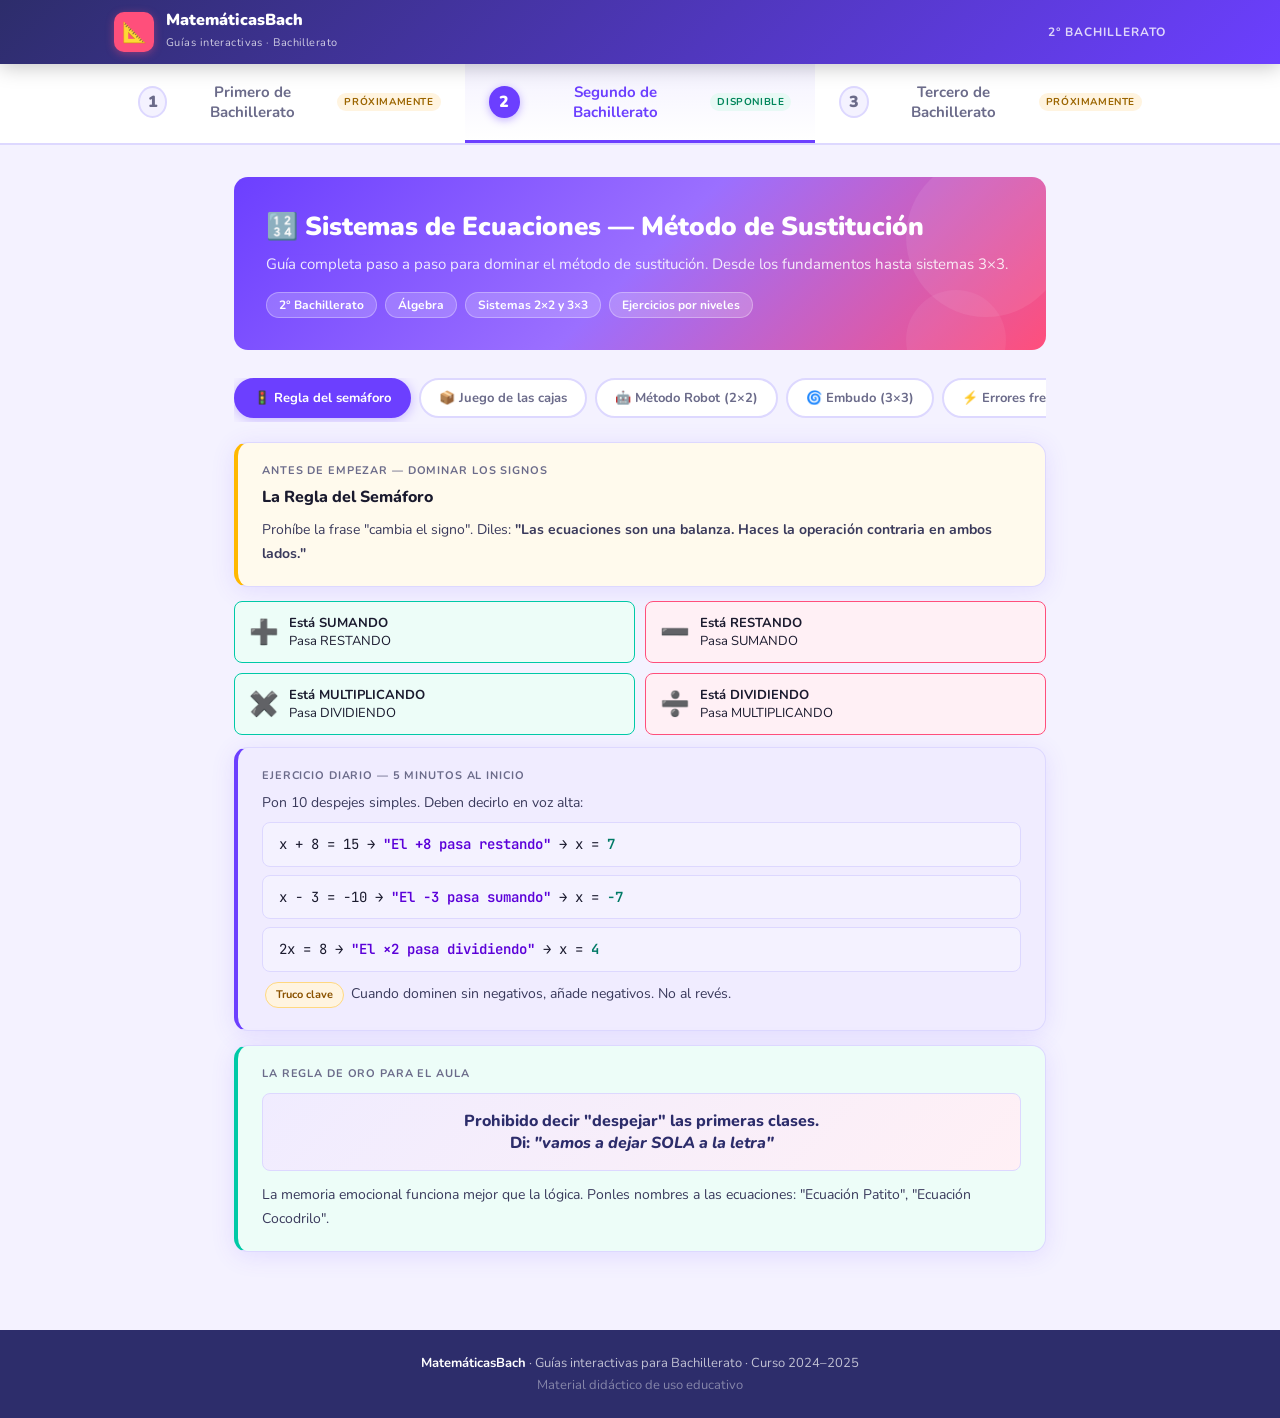
<file: index.html>
<!DOCTYPE html>
<html lang="es">
<head>
  <meta charset="UTF-8" />
  <meta name="viewport" content="width=device-width, initial-scale=1.0" />
  <title>Matemáticas — Bachillerato</title>
  <link rel="stylesheet" href="css/styles.css" />
</head>
<body>

<!-- ══════════ HEADER ══════════ -->
<header class="site-header">
  <div class="header-inner">
    <a class="logo-area" href="#">
      <div class="logo-icon">📐</div>
      <div class="logo-text">
        <strong>MatemáticasBach</strong>
        <span>Guías interactivas · Bachillerato</span>
      </div>
    </a>
    <div class="header-spacer"></div>
    <span class="header-curso-label" id="header-curso">2° Bachillerato</span>
  </div>
</header>

<!-- ══════════ SELECTOR DE CURSO ══════════ -->
<nav class="curso-selector" aria-label="Selección de curso">
  <div class="curso-tabs">

    <button class="curso-tab" data-curso="1" onclick="showCurso(1)">
      <span class="curso-num">1</span>
      <span>Primero de Bachillerato</span>
      <span class="curso-badge badge-soon">Próximamente</span>
    </button>

    <button class="curso-tab active" data-curso="2" onclick="showCurso(2)">
      <span class="curso-num">2</span>
      <span>Segundo de Bachillerato</span>
      <span class="curso-badge badge-active">Disponible</span>
    </button>

    <button class="curso-tab" data-curso="3" onclick="showCurso(3)">
      <span class="curso-num">3</span>
      <span>Tercero de Bachillerato</span>
      <span class="curso-badge badge-soon">Próximamente</span>
    </button>

  </div>
</nav>

<!-- ══════════════════════════════════════════════
     FRAME 1° — VACÍO
═════════════════════════════════════════════════ -->
<div class="curso-frame" id="curso-1">
  <div class="empty-frame">
    <span class="empty-icon">🌱</span>
    <h2>1° de Bachillerato</h2>
    <p>Estamos preparando el material para este curso. Pronto tendrás guías interactivas, ejercicios por niveles y mucho más.</p>
    <div class="empty-chips">
      <span class="chip c1">Álgebra</span>
      <span class="chip c2">Funciones</span>
      <span class="chip c3">Geometría</span>
      <span class="chip c4">Estadística</span>
      <span class="chip">Trigonometría</span>
      <span class="chip">Probabilidad</span>
    </div>
    <div class="coming-soon-card">
      <h3>🚧 Contenido en construcción</h3>
      <p>Las guías de 1° de Bachillerato estarán disponibles próximamente. ¡Vuelve pronto!</p>
    </div>
  </div>
</div>


<!-- ══════════════════════════════════════════════
     FRAME 2° — CONTENIDO COMPLETO
═════════════════════════════════════════════════ -->
<div class="curso-frame active" id="curso-2">
  <div class="content-area">

    <!-- Hero -->
    <div class="content-hero">
      <h1>🔢 Sistemas de Ecuaciones — Método de Sustitución</h1>
      <p>Guía completa paso a paso para dominar el método de sustitución. Desde los fundamentos hasta sistemas 3×3.</p>
      <div class="hero-pills">
        <span class="hero-pill">2° Bachillerato</span>
        <span class="hero-pill">Álgebra</span>
        <span class="hero-pill">Sistemas 2×2 y 3×3</span>
        <span class="hero-pill">Ejercicios por niveles</span>
      </div>
    </div>

    <!-- Tabs internos -->
    <div class="inner-tabs-wrap">
      <div class="inner-tabs">
        <button class="itab on"  onclick="showTab('t0',this)">🚦 Regla del semáforo</button>
        <button class="itab"     onclick="showTab('t1',this)">📦 Juego de las cajas</button>
        <button class="itab"     onclick="showTab('t2',this)">🤖 Método Robot (2×2)</button>
        <button class="itab"     onclick="showTab('t3',this)">🌀 Embudo (3×3)</button>
        <button class="itab"     onclick="showTab('t4',this)">⚡ Errores frecuentes</button>
        <button class="itab"     onclick="showTab('t5',this)">📋 Ejercicios por niveles</button>
      </div>
    </div>

    <!-- ── TAB 0: Semáforo ── -->
    <div class="isection on" id="t0">
      <div class="card card-warn">
        <h4>Antes de empezar — dominar los signos</h4>
        <h3>La Regla del Semáforo</h3>
        <p>Prohíbe la frase "cambia el signo". Diles: <strong>"Las ecuaciones son una balanza. Haces la operación contraria en ambos lados."</strong></p>
      </div>

      <div class="semaforo">
        <div class="sem-item sem-g">
          <span style="font-size:24px">➕</span>
          <div>
            <p><strong>Está SUMANDO</strong></p>
            <p>Pasa RESTANDO</p>
          </div>
        </div>
        <div class="sem-item sem-r">
          <span style="font-size:24px">➖</span>
          <div>
            <p><strong>Está RESTANDO</strong></p>
            <p>Pasa SUMANDO</p>
          </div>
        </div>
        <div class="sem-item sem-g">
          <span style="font-size:24px">✖️</span>
          <div>
            <p><strong>Está MULTIPLICANDO</strong></p>
            <p>Pasa DIVIDIENDO</p>
          </div>
        </div>
        <div class="sem-item sem-r">
          <span style="font-size:24px">➗</span>
          <div>
            <p><strong>Está DIVIDIENDO</strong></p>
            <p>Pasa MULTIPLICANDO</p>
          </div>
        </div>
      </div>

      <div class="card card-blue" style="margin-top:12px">
        <h4>Ejercicio diario — 5 minutos al inicio</h4>
        <p>Pon 10 despejes simples. Deben decirlo en voz alta:</p>
        <code class="eq">x + 8 = 15 → <span class="b">"El +8 pasa restando"</span> → x = <span class="g">7</span></code>
        <code class="eq">x − 3 = −10 → <span class="b">"El −3 pasa sumando"</span> → x = <span class="g">−7</span></code>
        <code class="eq">2x = 8 → <span class="b">"El ×2 pasa dividiendo"</span> → x = <span class="g">4</span></code>
        <p style="margin-top:8px"><span class="pill pw">Truco clave</span> Cuando dominen sin negativos, añade negativos. No al revés.</p>
      </div>

      <div class="card card-ok" style="margin-top:12px">
        <h4>La regla de oro para el aula</h4>
        <div class="big-rule">Prohibido decir "despejar" las primeras clases.<br>Di: <em>"vamos a dejar SOLA a la letra"</em></div>
        <p>La memoria emocional funciona mejor que la lógica. Ponles nombres a las ecuaciones: "Ecuación Patito", "Ecuación Cocodrilo".</p>
      </div>
    </div>

    <!-- ── TAB 1: Cajas ── -->
    <div class="isection" id="t1">
      <div class="card card-blue">
        <h4>Para quitar el miedo a la X y la Y</h4>
        <h3>El Juego de las Cajas — Ponle precio a las letras</h3>
        <p>Diles: <strong>"La X es el precio de una hamburguesa. La Y es el precio de un refresco."</strong></p>
      </div>

      <div class="card" style="margin-top:12px">
        <h4>Ejemplo concreto en pizarra</h4>
        <code class="eq"><span class="b">2x</span> + <span class="r">y</span> = 8</code>
        <p style="font-size:13px;margin:4px 0 8px;color:var(--muted)">→ "Dos hamburguesas y un refresco cuestan 8€"</p>
        <code class="eq"><span class="b">x</span> + <span class="r">y</span> = 5</code>
        <p style="font-size:13px;margin:4px 0 8px;color:var(--muted)">→ "Una hamburguesa y un refresco cuestan 5€"</p>

        <div class="card card-warn" style="margin-top:12px">
          <p><strong>Pregúntales:</strong> "Si una hamburguesa y un refresco valen 5, ¿cuánto vale SOLO la hamburguesa?"</p>
          <p style="margin-top:6px">Ellos solos dirán: <strong>"Pues 5 menos el refresco"</strong></p>
          <code class="eq">x = 5 − <span class="r">y</span></code>
          <p style="margin-top:6px"><span class="pill pg">✓</span> <strong>¡Acabas de despejar sin usar la palabra "despejar"!</strong></p>
        </div>
      </div>

      <div class="card card-ok" style="margin-top:12px">
        <h4>El cartel de los 3 mandamientos (imprime y pega en el aula)</h4>
        <div class="step-row">
          <div class="step-num">1</div>
          <div><p><strong>Despejar</strong> es dejar la letra sola. Lo que suma pasa restando; lo que multiplica pasa dividiendo.</p></div>
        </div>
        <div class="step-row">
          <div class="step-num">2</div>
          <div><p><strong>Sustituir</strong> es meter un disfraz. Si x = 3−y, donde ponga x, pongo (3−y).</p></div>
        </div>
        <div class="step-row">
          <div class="step-num">3</div>
          <div><p><strong>El paréntesis se abre en cruz:</strong> 2(3−y) = 6−2y. ¡Cuidado con el signo menos!</p></div>
        </div>
      </div>
    </div>

    <!-- ── TAB 2: Robot 2×2 ── -->
    <div class="isection" id="t2">
      <div class="stepper-card">
        <div class="stepper-header" id="s2h">Cargando…</div>
        <div id="s2body"></div>
        <div class="stepper-nav">
          <button id="p2" onclick="mv2(-1)">← Anterior</button>
          <button id="n2" onclick="mv2(1)">Siguiente →</button>
          <div class="dots" id="d2"></div>
        </div>
      </div>

      <div class="card card-warn" style="margin-top:14px">
        <h4>El Robot — resumen visual para pegar en el cuaderno</h4>
        <div class="step-row"><div class="step-num">1</div><div><p>Elige la ecuación con coeficiente 1 (o −1).</p></div></div>
        <div class="step-row"><div class="step-num">2</div><div><p>Despeja esa variable (regla del semáforo).</p></div></div>
        <div class="step-row"><div class="step-num">3</div><div><p>Sustituye en la OTRA ecuación. <strong>Con paréntesis siempre.</strong></p></div></div>
        <div class="step-row"><div class="step-num">4</div><div><p>Resuelve la ecuación de 1 incógnita que te queda.</p></div></div>
        <div class="step-row"><div class="step-num">5</div><div><p>Vuelve al despeje del Paso 2 y calcula la otra variable.</p></div></div>
        <div class="step-row"><div class="step-num">✓</div><div><p><strong>Verifica en AMBAS ecuaciones.</strong> Si falla, vuelve al Paso 3.</p></div></div>
      </div>
    </div>

    <!-- ── TAB 3: Embudo 3×3 ── -->
    <div class="isection" id="t3">
      <div class="card card-blue" style="margin-bottom:14px">
        <h4>Estrategia Embudo</h4>
        <h3>🌀 De 3 incógnitas → 2 incógnitas → 1 incógnita</h3>
        <p>Igual que el 2×2 pero hacemos dos sustituciones. El mismo Robot, dos veces seguidas.</p>
      </div>

      <div class="stepper-card">
        <div class="stepper-header" id="s3h">Cargando…</div>
        <div id="s3body"></div>
        <div class="stepper-nav">
          <button id="p3" onclick="mv3(-1)">← Anterior</button>
          <button id="n3" onclick="mv3(1)">Siguiente →</button>
          <div class="dots" id="d3"></div>
        </div>
      </div>
    </div>

    <!-- ── TAB 4: Errores ── -->
    <div class="isection" id="t4">
      <div class="card card-red">
        <h4>Error #1 — El más común (60% de los fallos)</h4>
        <h3>❌ Sustituir sin paréntesis</h3>
        <p>Si x = 3 − y y sustituyes en 2x sin paréntesis:</p>
        <code class="eq"><span class="r">MAL:</span> &nbsp; 2 · 3 − y = 6 − y &nbsp;&nbsp; ← ¡Solo multiplica el 3!</code>
        <code class="eq"><span class="g">BIEN:</span> &nbsp; 2<span class="b">(3 − y)</span> = 6 − 2y &nbsp;&nbsp; ← Multiplica todo</code>
        <p style="margin-top:8px"><span class="pill pr">Regla de oro</span> Si hay suma o resta en lo que sustituyes, <strong>siempre paréntesis</strong>.</p>
      </div>

      <div class="card card-red" style="margin-top:12px">
        <h4>Error #2</h4>
        <h3>❌ Sustituir en la misma ecuación de la que se despejó</h3>
        <code class="eq">Si despejaste x de ①, sustituyes en ② (no en ①)</code>
        <p style="margin-top:8px">Sustituir en la misma ecuación da una identidad (0 = 0) que no da información.</p>
      </div>

      <div class="card card-red" style="margin-top:12px">
        <h4>Error #3</h4>
        <h3>❌ Olvidar el signo al despejar con negativo</h3>
        <code class="eq">−x + 2y = 5</code>
        <code class="eq"><span class="r">MAL:</span> &nbsp; x = 2y − 5 &nbsp;&nbsp; ← Olvidaron multiplicar por −1</code>
        <code class="eq"><span class="g">BIEN:</span> &nbsp; Multiplicar por −1: x − 2y = −5 → x = 2y − 5</code>
        <p style="margin-top:8px">Espera… aquí el resultado es el mismo. Pero el proceso debe ser consciente.</p>
        <code class="eq"><span class="r">Error real:</span> −2x + 3y = 7 → x = 3y − 7 ← ¡Faltó dividir entre 2!</code>
        <code class="eq"><span class="g">BIEN:</span> 2x = 3y − 7 → x = (3y − 7)/2</code>
      </div>

      <div class="card card-warn" style="margin-top:12px">
        <h4>Error #4</h4>
        <h3>⚠️ No verificar la solución</h3>
        <p>Un error de signo produce una solución "bonita" pero incorrecta. La única forma de detectarlo es sustituir ambos valores en las DOS ecuaciones originales.</p>
        <div class="big-rule">La verificación no es opcional. Es el último paso.</div>
      </div>
    </div>

    <!-- ── TAB 5: Ejercicios por niveles ── -->
    <div class="isection" id="t5">

      <div class="nivel" onclick="toggleN('n1')">
        <div class="step-num">1</div>
        <div style="flex:1">
          <strong>Nivel Básico</strong>
          <div style="font-size:13px;color:var(--muted);margin-top:2px">Coeficiente 1, sin negativos</div>
        </div>
        <span class="nvl-badge" style="background:#E8F9F5;color:#007A66">🌱 Principiante</span>
      </div>
      <div id="n1" class="nivel-body" style="display:none">
        <div class="card">
          <code class="eq">① x + y = 5<br>② x − y = 1</code>
          <p style="margin-top:8px">Despeja x de ①: x = 5 − y</p>
          <code class="eq">Sustituir en ②: <span class="b">(5 − y)</span> − y = 1</code>
          <code class="eq">5 − 2y = 1 → −2y = −4 → <span class="g">y = 2</span></code>
          <code class="eq">x = 5 − <span class="b">2</span> = <span class="g">3</span></code>
          <code class="eq">Verificar ①: 3 + 2 = 5 ✓ &nbsp;&nbsp; ②: 3 − 2 = 1 ✓</code>
        </div>
      </div>

      <div class="nivel" onclick="toggleN('n2b')">
        <div class="step-num">2</div>
        <div style="flex:1">
          <strong>Nivel Medio</strong>
          <div style="font-size:13px;color:var(--muted);margin-top:2px">Coeficientes distintos de 1, con negativos</div>
        </div>
        <span class="nvl-badge" style="background:#FFF4E0;color:#8A5200">🔥 Intermedio</span>
      </div>
      <div id="n2b" class="nivel-body" style="display:none">
        <div class="card">
          <code class="eq">① 2x + y = 7<br>② x − 3y = −2</code>
          <p style="margin-top:8px">Despeja x de ②: x = −2 + 3y</p>
          <code class="eq">Sustituir en ①: 2<span class="b">(−2 + 3y)</span> + y = 7</code>
          <code class="eq">−4 + 6y + y = 7 → 7y = 11 → <span class="g">y = 11/7</span></code>
          <p style="margin-top:6px"><span class="pill pw">Nota</span> Las soluciones fraccionarias son válidas. No hay error.</p>
        </div>
      </div>

      <div class="nivel" onclick="toggleN('n3b')">
        <div class="step-num">3</div>
        <div style="flex:1">
          <strong>Nivel Avanzado</strong>
          <div style="font-size:13px;color:var(--muted);margin-top:2px">Sistema 3×3 completo</div>
        </div>
        <span class="nvl-badge" style="background:#F0ECFF;color:#5B00D9">⚡ Avanzado</span>
      </div>
      <div id="n3b" class="nivel-body" style="display:none">
        <div class="card">
          <code class="eq">① x + y + z = 6<br>② x − y + 2z = 7<br>③ 2x + y − z = 4</code>
          <p style="margin-top:8px">Despeja x de ①: x = 6 − y − z</p>
          <code class="eq">Sustituir en ②: <span class="b">(6−y−z)</span> − y + 2z = 7 → 6 − 2y + z = 7</code>
          <code class="eq"><span class="o">−2y + z = 1</span> &nbsp;&nbsp; ← Ecuación A</code>
          <code class="eq">Sustituir en ③: 2<span class="b">(6−y−z)</span> + y − z = 4 → 12 − 2y − 2z + y − z = 4</code>
          <code class="eq"><span class="o">−y − 3z = −8</span> &nbsp;&nbsp; ← Ecuación B</code>
          <p style="margin-top:8px">Resuelve el sistema A–B (sistema 2×2) → <span class="pill pg">Ejercicio para casa</span></p>
          <code class="eq">Solución final: x = <span class="g">1</span>, y = <span class="g">2</span>, z = <span class="g">3</span></code>
        </div>
      </div>

      <div class="nivel" onclick="toggleN('n4b')">
        <div class="step-num">★</div>
        <div style="flex:1">
          <strong>Nivel Olimpiada</strong>
          <div style="font-size:13px;color:var(--muted);margin-top:2px">Problemas de aplicación con contexto real</div>
        </div>
        <span class="nvl-badge" style="background:#FFF0F5;color:#CC1454">🏆 Reto</span>
      </div>
      <div id="n4b" class="nivel-body" style="display:none">
        <div class="card card-blue">
          <h4>Problema de la tienda</h4>
          <p>En una tienda, 3 camisas y 2 pantalones cuestan 97€. Una camisa y 4 pantalones cuestan 89€. ¿Cuánto vale cada prenda?</p>
          <code class="eq">① 3x + 2y = 97<br>② x + 4y = 89</code>
          <p style="margin-top:8px">Despeja x de ②: <span class="b">x = 89 − 4y</span></p>
          <code class="eq">Sustituir en ①: 3<span class="b">(89 − 4y)</span> + 2y = 97</code>
          <code class="eq">267 − 12y + 2y = 97 → −10y = −170 → <span class="g">y = 17€</span></code>
          <code class="eq">x = 89 − 4(17) = 89 − 68 = <span class="g">21€</span></code>
          <p style="margin-top:8px">Verificar: 3(21)+2(17) = 63+34 = 97 ✓ &nbsp;&nbsp; 21+4(17) = 21+68 = 89 ✓</p>
        </div>

        <div class="card card-warn" style="margin-top:12px">
          <h4>Frase motivacional para tus alumnos</h4>
          <p><strong>"Ustedes no son malos en mates. El sistema de sustitución solo tiene UNA decisión difícil: elegir qué letra despejar. El resto es aritmética de primaria. Si se equivocan, es porque olvidaron el paréntesis. Hoy eso cambia."</strong></p>
        </div>
      </div>

    </div>
    <!-- fin isections -->

  </div><!-- fin content-area -->
</div><!-- fin curso-2 -->


<!-- ══════════════════════════════════════════════
     FRAME 3° — VACÍO
═════════════════════════════════════════════════ -->
<div class="curso-frame" id="curso-3">
  <div class="empty-frame">
    <span class="empty-icon">🚀</span>
    <h2>3° de Bachillerato</h2>
    <p>El contenido de tercer curso está en preparación. Incluirá temas de análisis matemático, cálculo diferencial e integral y más.</p>
    <div class="empty-chips">
      <span class="chip c1">Límites y continuidad</span>
      <span class="chip c2">Derivadas</span>
      <span class="chip c3">Integrales</span>
      <span class="chip c4">Cálculo vectorial</span>
      <span class="chip">Números complejos</span>
      <span class="chip">Matrices</span>
    </div>
    <div class="coming-soon-card">
      <h3>🚧 Contenido en construcción</h3>
      <p>Las guías de 3° de Bachillerato estarán disponibles próximamente. ¡Vuelve pronto!</p>
    </div>
  </div>
</div>


<!-- ══════════ FOOTER ══════════ -->
<footer class="site-footer">
  <p><strong>MatemáticasBach</strong> · Guías interactivas para Bachillerato · Curso 2024–2025</p>
  <p style="margin-top:4px;opacity:0.6">Material didáctico de uso educativo</p>
</footer>

<script src="js/main.js"></script>
</body>
</html>
</file>
<file: css/styles.css>
/* ===========================
   BACHILLERATO – ESTILOS GLOBALES
   Paleta vibrante para estudiantes
   =========================== */

@import url('https://fonts.googleapis.com/css2?family=Nunito:wght@400;600;700;800;900&family=JetBrains+Mono:wght@400;600&display=swap');

:root {
  --c1: #6C3FFF;   /* violeta principal */
  --c2: #FF4F7B;   /* rosa acento */
  --c3: #00C9A7;   /* verde menta */
  --c4: #FFB800;   /* amarillo energía */
  --c5: #2D2D6B;   /* azul noche */
  --bg: #F4F2FF;
  --white: #FFFFFF;
  --text: #1A1A2E;
  --muted: #6B6B8A;
  --border: #DDD8FF;
  --radius: 14px;
  --radius-sm: 8px;
  --shadow: 0 4px 24px rgba(108,63,255,0.12);
  --shadow-lg: 0 8px 40px rgba(108,63,255,0.20);
  --font: 'Nunito', sans-serif;
  --mono: 'JetBrains Mono', monospace;
}

*, *::before, *::after { box-sizing: border-box; margin: 0; padding: 0; }

html { scroll-behavior: smooth; }

body {
  font-family: var(--font);
  background: var(--bg);
  color: var(--text);
  min-height: 100vh;
  display: flex;
  flex-direction: column;
}

/* ===== HEADER ===== */
.site-header {
  background: linear-gradient(135deg, var(--c5) 0%, var(--c1) 100%);
  color: var(--white);
  padding: 0;
  position: sticky;
  top: 0;
  z-index: 100;
  box-shadow: 0 2px 20px rgba(0,0,0,0.25);
}
.header-inner {
  max-width: 1100px;
  margin: 0 auto;
  padding: 0 24px;
  display: flex;
  align-items: center;
  gap: 16px;
  height: 64px;
}
.logo-area {
  display: flex;
  align-items: center;
  gap: 12px;
  text-decoration: none;
  color: inherit;
  flex-shrink: 0;
}
.logo-icon {
  width: 40px; height: 40px;
  background: var(--c2);
  border-radius: 10px;
  display: flex; align-items: center; justify-content: center;
  font-size: 20px;
  box-shadow: 0 2px 8px rgba(255,79,123,0.4);
}
.logo-text strong {
  display: block;
  font-size: 16px;
  font-weight: 900;
  line-height: 1.1;
}
.logo-text span {
  font-size: 11px;
  opacity: 0.75;
  letter-spacing: 0.04em;
}
.header-spacer { flex: 1; }
.header-curso-label {
  font-size: 12px;
  font-weight: 700;
  letter-spacing: 0.08em;
  text-transform: uppercase;
  opacity: 0.8;
}

/* ===== CURSO SELECTOR (3 frames grandes) ===== */
.curso-selector {
  background: var(--white);
  border-bottom: 2px solid var(--border);
  padding: 0;
}
.curso-tabs {
  max-width: 1100px;
  margin: 0 auto;
  padding: 0 24px;
  display: grid;
  grid-template-columns: repeat(3, 1fr);
  gap: 0;
}
.curso-tab {
  padding: 18px 24px;
  border: none;
  background: transparent;
  cursor: pointer;
  font-family: var(--font);
  font-size: 15px;
  font-weight: 700;
  color: var(--muted);
  border-bottom: 3px solid transparent;
  transition: all 0.2s;
  display: flex;
  align-items: center;
  justify-content: center;
  gap: 10px;
  position: relative;
}
.curso-tab:hover { color: var(--c1); background: var(--bg); }
.curso-tab.active {
  color: var(--c1);
  border-bottom-color: var(--c1);
  background: linear-gradient(180deg, var(--bg) 0%, var(--white) 100%);
}
.curso-tab .curso-num {
  width: 32px; height: 32px;
  border-radius: 50%;
  display: flex; align-items: center; justify-content: center;
  font-size: 16px;
  font-weight: 900;
  background: var(--bg);
  border: 2px solid var(--border);
  transition: all 0.2s;
}
.curso-tab.active .curso-num {
  background: var(--c1);
  color: var(--white);
  border-color: var(--c1);
  box-shadow: 0 2px 8px rgba(108,63,255,0.4);
}
.curso-tab .curso-badge {
  font-size: 10px;
  font-weight: 700;
  padding: 2px 7px;
  border-radius: 99px;
  text-transform: uppercase;
  letter-spacing: 0.06em;
}
.badge-active { background: #E8F9F5; color: #00855A; }
.badge-soon   { background: #FFF4E0; color: #9B6500; }

/* ===== MAIN CONTENT FRAMES ===== */
.curso-frame { display: none; }
.curso-frame.active { display: block; }

/* ===== EMPTY CURSO FRAME ===== */
.empty-frame {
  max-width: 680px;
  margin: 80px auto;
  padding: 0 24px;
  text-align: center;
}
.empty-icon {
  font-size: 64px;
  margin-bottom: 20px;
  display: block;
}
.empty-frame h2 {
  font-size: 28px;
  font-weight: 900;
  color: var(--c5);
  margin-bottom: 12px;
}
.empty-frame p {
  font-size: 16px;
  color: var(--muted);
  line-height: 1.7;
  margin-bottom: 32px;
}
.empty-chips {
  display: flex;
  flex-wrap: wrap;
  gap: 10px;
  justify-content: center;
  margin-bottom: 40px;
}
.chip {
  padding: 8px 18px;
  border-radius: 99px;
  font-size: 13px;
  font-weight: 700;
  border: 2px solid var(--border);
  color: var(--muted);
  background: var(--white);
  cursor: default;
}
.chip.c1 { border-color: var(--c1); color: var(--c1); background: #F0ECFF; }
.chip.c2 { border-color: var(--c2); color: var(--c2); background: #FFF0F5; }
.chip.c3 { border-color: var(--c3); color: #007A66; background: #E8F9F5; }
.chip.c4 { border-color: var(--c4); color: #8A6200; background: #FFF9E6; }

.coming-soon-card {
  background: linear-gradient(135deg, #F0ECFF, #FFF0F5);
  border: 2px dashed var(--c1);
  border-radius: var(--radius);
  padding: 32px;
  text-align: center;
}
.coming-soon-card h3 {
  font-size: 20px;
  font-weight: 900;
  color: var(--c1);
  margin-bottom: 8px;
}
.coming-soon-card p {
  font-size: 14px;
  color: var(--muted);
  margin: 0;
}

/* ===== 2° BACHILLERATO – CONTENIDO ACTIVO ===== */
.content-area {
  max-width: 860px;
  margin: 0 auto;
  padding: 32px 24px 64px;
}
.content-hero {
  background: linear-gradient(135deg, var(--c1) 0%, #9B6FFF 50%, var(--c2) 100%);
  border-radius: var(--radius);
  padding: 32px;
  color: var(--white);
  margin-bottom: 28px;
  position: relative;
  overflow: hidden;
}
.content-hero::before {
  content: '';
  position: absolute;
  right: -20px; top: -20px;
  width: 160px; height: 160px;
  background: rgba(255,255,255,0.08);
  border-radius: 50%;
}
.content-hero::after {
  content: '';
  position: absolute;
  right: 40px; bottom: -40px;
  width: 100px; height: 100px;
  background: rgba(255,255,255,0.06);
  border-radius: 50%;
}
.content-hero h1 {
  font-size: 26px;
  font-weight: 900;
  margin-bottom: 8px;
  position: relative;
  z-index: 1;
}
.content-hero p {
  font-size: 15px;
  opacity: 0.88;
  line-height: 1.6;
  position: relative;
  z-index: 1;
}
.hero-pills {
  display: flex;
  flex-wrap: wrap;
  gap: 8px;
  margin-top: 16px;
  position: relative;
  z-index: 1;
}
.hero-pill {
  padding: 4px 12px;
  background: rgba(255,255,255,0.20);
  border: 1px solid rgba(255,255,255,0.30);
  border-radius: 99px;
  font-size: 12px;
  font-weight: 700;
}

/* ===== TABS INTERNOS ===== */
.inner-tabs-wrap {
  overflow-x: auto;
  margin-bottom: 20px;
  -webkit-overflow-scrolling: touch;
}
.inner-tabs {
  display: flex;
  gap: 8px;
  padding-bottom: 4px;
  min-width: max-content;
}
.itab {
  padding: 9px 18px;
  border-radius: 99px;
  border: 2px solid var(--border);
  background: var(--white);
  cursor: pointer;
  font-family: var(--font);
  font-size: 13px;
  font-weight: 700;
  color: var(--muted);
  transition: all 0.18s;
  white-space: nowrap;
}
.itab:hover { border-color: var(--c1); color: var(--c1); }
.itab.on {
  background: var(--c1);
  border-color: var(--c1);
  color: var(--white);
  box-shadow: 0 2px 12px rgba(108,63,255,0.35);
}

/* ===== SECCIONES ===== */
.isection { display: none; }
.isection.on { display: block; }

/* ===== CARDS ===== */
.card {
  background: var(--white);
  border: 1.5px solid var(--border);
  border-radius: var(--radius);
  padding: 20px 24px;
  margin-bottom: 14px;
  box-shadow: var(--shadow);
}
.card-warn { border-left: 4px solid var(--c4); background: #FFFAED; }
.card-ok   { border-left: 4px solid var(--c3); background: #EDFDF8; }
.card-blue { border-left: 4px solid var(--c1); background: #F0ECFF; }
.card-red  { border-left: 4px solid var(--c2); background: #FFF0F5; }

.card h3 { font-size: 16px; font-weight: 800; margin-bottom: 10px; color: var(--text); }
.card h4 {
  font-size: 11px; font-weight: 700; margin-bottom: 8px;
  text-transform: uppercase; letter-spacing: 0.08em; color: var(--muted);
}
.card p { font-size: 14px; line-height: 1.7; color: #3A3A5C; margin-bottom: 6px; }
.card p:last-child { margin-bottom: 0; }

/* ===== ECUACIONES ===== */
.eq {
  font-family: var(--mono);
  font-size: 14px;
  padding: 10px 16px;
  background: #F4F2FF;
  border: 1px solid var(--border);
  border-radius: var(--radius-sm);
  margin: 8px 0;
  display: block;
  line-height: 1.6;
}
.eq .r { color: #CC1454; font-weight: 600; }
.eq .b { color: #5B00D9; font-weight: 600; }
.eq .g { color: #007A66; font-weight: 600; }
.eq .o { color: #8A5200; font-weight: 600; }

/* ===== PILLS ===== */
.pill {
  display: inline-block;
  font-size: 11px;
  font-weight: 700;
  padding: 3px 10px;
  border-radius: 99px;
  margin: 2px 3px;
}
.pw { background: #FFF4E0; color: #8A5200; border: 1px solid #FFD880; }
.pb { background: #F0ECFF; color: #5B00D9; border: 1px solid #C4B4FF; }
.pg { background: #EDFDF8; color: #007A66; border: 1px solid #80DCC8; }
.pr { background: #FFF0F5; color: #CC1454; border: 1px solid #FFB3CD; }

/* ===== SEMÁFORO ===== */
.semaforo {
  display: grid;
  grid-template-columns: 1fr 1fr;
  gap: 10px;
  margin: 12px 0;
}
.sem-item {
  display: flex;
  align-items: center;
  gap: 10px;
  padding: 12px 14px;
  border-radius: var(--radius-sm);
  font-size: 13px;
}
.sem-g { background: #EDFDF8; border: 1.5px solid var(--c3); }
.sem-r { background: #FFF0F5; border: 1.5px solid var(--c2); }
.sem-item p { margin: 0; color: var(--text); font-size: 13px; }
.sem-item strong { color: var(--text); }

/* ===== STEP ROWS ===== */
.step-row {
  display: flex;
  gap: 12px;
  align-items: flex-start;
  margin-bottom: 14px;
}
.step-num {
  width: 30px; height: 30px;
  border-radius: 50%;
  background: linear-gradient(135deg, var(--c1), var(--c2));
  color: var(--white);
  font-size: 14px; font-weight: 800;
  display: flex; align-items: center; justify-content: center;
  flex-shrink: 0;
  box-shadow: 0 2px 8px rgba(108,63,255,0.3);
}

/* ===== BIG RULE ===== */
.big-rule {
  font-size: 16px;
  font-weight: 800;
  padding: 16px 20px;
  border-radius: var(--radius-sm);
  background: linear-gradient(135deg, #F0ECFF, #FFF0F5);
  border: 1.5px solid var(--border);
  text-align: center;
  margin: 12px 0;
  color: var(--c5);
}

/* ===== GRID 2 ===== */
.grid2 { display: grid; grid-template-columns: 1fr 1fr; gap: 12px; }

/* ===== STEPPER (Robot / Embudo) ===== */
.stepper-card {
  background: var(--white);
  border: 1.5px solid var(--border);
  border-radius: var(--radius);
  padding: 20px 24px;
  box-shadow: var(--shadow);
}
.stepper-header {
  font-size: 16px;
  font-weight: 800;
  color: var(--c1);
  margin-bottom: 16px;
}
.stepper-nav {
  display: flex;
  gap: 10px;
  margin-top: 16px;
  align-items: center;
  flex-wrap: wrap;
}
.stepper-nav button {
  padding: 9px 20px;
  border-radius: var(--radius-sm);
  border: 1.5px solid var(--border);
  background: var(--white);
  cursor: pointer;
  font-family: var(--font);
  font-size: 14px;
  font-weight: 700;
  color: var(--text);
  transition: all 0.15s;
}
.stepper-nav button:hover:not(:disabled) {
  background: var(--c1);
  color: var(--white);
  border-color: var(--c1);
}
.stepper-nav button:disabled { opacity: 0.3; cursor: default; }
.dots { display: flex; gap: 6px; margin-left: auto; align-items: center; }
.dot {
  width: 8px; height: 8px;
  border-radius: 50%;
  background: var(--border);
  transition: all 0.2s;
}
.dot.on {
  background: var(--c1);
  transform: scale(1.3);
}

/* ===== NIVEL ACCORDIONS ===== */
.nivel {
  display: flex;
  align-items: center;
  gap: 12px;
  padding: 14px 16px;
  border-radius: var(--radius-sm);
  border: 1.5px solid var(--border);
  margin-bottom: 10px;
  cursor: pointer;
  transition: all 0.18s;
  background: var(--white);
}
.nivel:hover { background: var(--bg); border-color: var(--c1); }
.nvl-badge {
  font-size: 11px;
  padding: 3px 10px;
  border-radius: 99px;
  font-weight: 700;
  white-space: nowrap;
}
.nivel-body { display: none; padding: 12px 4px 4px; }

/* ===== FOOTER ===== */
.site-footer {
  background: var(--c5);
  color: rgba(255,255,255,0.7);
  text-align: center;
  padding: 24px;
  font-size: 13px;
  margin-top: auto;
}
.site-footer strong { color: var(--white); }

/* ===== RESPONSIVE ===== */
@media (max-width: 640px) {
  .grid2 { grid-template-columns: 1fr; }
  .semaforo { grid-template-columns: 1fr; }
  .content-hero h1 { font-size: 20px; }
  .curso-tab { font-size: 13px; padding: 14px 12px; }
  .curso-tab span:not(.curso-num):not(.curso-badge) { display: none; }
}
</file>
